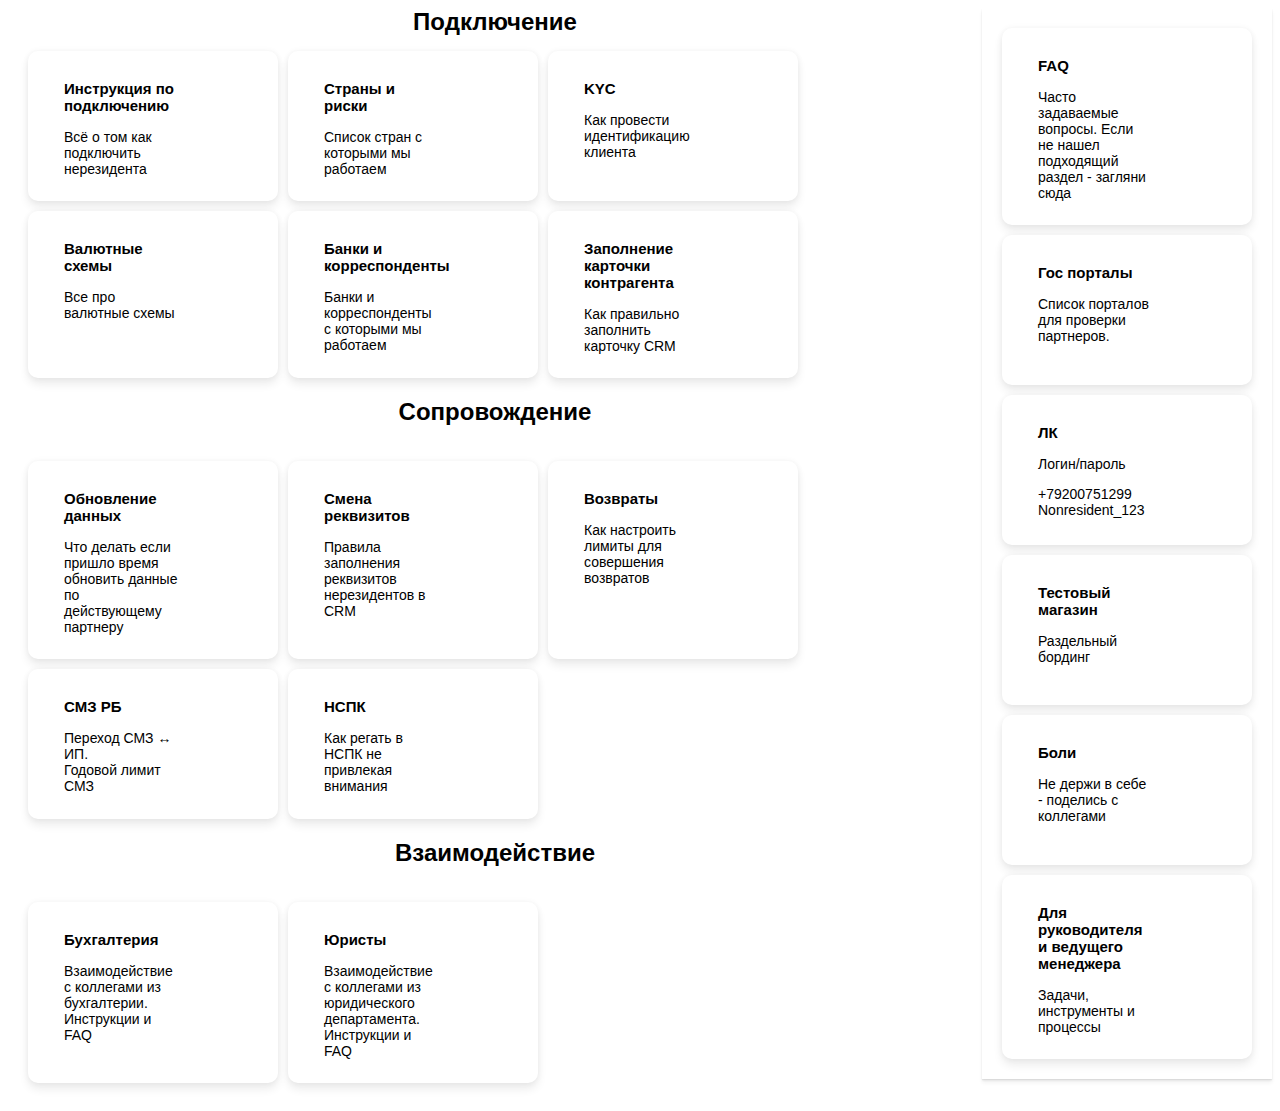
<file: index.html>
<!DOCTYPE html>
<html lang="en">

<head>
  <meta charset="UTF-8">
  <meta name="viewport" content="width=device-width, initial-scale=1.0">
  <title>Document</title>
  <link rel="stylesheet" href="./style_copy.css">
</head>

<body>
  <div class="main">
    <div class="container container--main">
      <div class="container__wrapper">
        <h2 class="container__header">Подключение</h2>
        <div class="list list--boarding">
          <div class="list__item">
            <a class="list__link list__link--boarding"
              href="https://wiki.yooteam.ru/pages/viewpage.action?pageId=265106636">
              <div class="list__wrapper">
                <h3 class="list__header">Инструкция по подключению</h3>
                <p class="list__text">Всё о том как подключить нерезидента</p>
              </div>
            </a>
          </div>
          <div class="list__item">
            <a class="list__link list__link--risks" href="https://wiki.yooteam.ru/display/finmon/Countries_risk_rating">
              <div class="list__wrapper">
                <h3 class="list__header">Страны и риски</h3>
                <p class="list__text">Список стран с которыми мы работаем</p>
              </div>
            </a>
          </div>
          <div class="list__item">
            <a class="list__link list__link--kyc"
              href="https://wiki.yooteam.ru/pages/viewpage.action?pageId=113711276#113711276facae2d8bcf5435d904d483184e21f49">
              <div class="list__wrapper">
                <h3 class="list__header">KYC</h3>
                <p class="list__text">Как провести идентификацию клиента</p>
              </div>
            </a>
          </div>
          <div class="list__item">
            <a class="list__link list__link--cur-schemes"
              href="https://wiki.yooteam.ru/pages/viewpage.action?pageId=87842988">
              <div class="list__wrapper">
                <h3 class="list__header">Валютные схемы</h3>
                <p class="list__text">Все про валютные схемы</p>
              </div>
            </a>
          </div>
          <div class="list__item">
            <a class="list__link list__link--banks"
              href="https://wiki.yooteam.ru/pages/viewpage.action?pageId=321089998">
              <div class="list__wrapper">
                <h3 class="list__header">Банки и корреспонденты</h3>
                <p class="list__text">Банки и корреспонденты с которыми мы работаем</p>
              </div>
            </a>
          </div>
          <div class="list__item">
            <a class="list__link list__link--crmcard"
              href="https://wiki.yooteam.ru/pages/viewpage.action?pageId=88744513">
              <div class="list__wrapper">
                <h3 class="list__header">Заполнение карточки контрагента</h3>
                <p class="list__text">Как правильно заполнить карточку CRM</p>
              </div>
            </a>
          </div>
        </div>
      </div>
      <div class="container__wrapper">
        <h2 class="container__header">Сопровождение</h2>
        <div class="list list--managing">
          <div class="list__item">
            <a class="list__link list__link--refresh"
              href="https://wiki.yooteam.ru/pages/viewpage.action?pageId=409884143">
              <div class="list__wrapper">
                <h3 class="list__header">Обновление данных</h3>
                <p class="list__text">Что делать если пришло время обновить данные по действующему партнеру</p>
              </div>
            </a>
          </div>
          <div class="list__item">
            <a class="list__link list__link--details-change"
              href="https://wiki.yooteam.ru/pages/viewpage.action?pageId=92319329">
              <div class="list__wrapper">
                <h3 class="list__header">Смена реквизитов</h3>
                <p class="list__text">Правила заполнения реквизитов нерезидентов в CRM</p>
              </div>
            </a>
          </div>
          <div class="list__item">
            <a class="list__link list__link--returns"
              href="https://wiki.yooteam.ru/pages/viewpage.action?pageId=240130699#2401306994ba20fb1e9cb424c84be9c81592e41cb">
              <div class="list__wrapper">
                <h3 class="list__header">Возвраты</h3>
                <p class="list__text">Как настроить лимиты для совершения возвратов</p>
              </div>
            </a>
          </div>
          <div class="list__item">
            <a class="list__link list__link--self-employed"
              href="https://wiki.yooteam.ru/pages/viewpage.action?pageId=444862317">
              <div class="list__wrapper">
                <h3 class="list__header">СМЗ РБ</h3>
                <p class="list__text">Переход СМЗ ↔ ИП.<br>Годовой лимит СМЗ</p>
              </div>
            </a>
          </div>
          <div class="list__item">
            <a class="list__link list__link--nspk" href="#">
              <div class="list__wrapper">
                <h3 class="list__header">НСПК</h3>
                <p class="list__text">Как регать в НСПК не привлекая внимания</p>
              </div>
            </a>
          </div>
        </div>
      </div>
      <div class="container__wrapper">
        <h2 class="container__header">Взаимодействие</h2>
        <div class="list list--departments">
          <div class="list__item">
            <a class="list__link list__link--accounting"
              href="https://wiki.yooteam.ru/pages/viewpage.action?pageId=339645423">
              <div class="list__wrapper">
                <h3 class="list__header">Бухгалтерия</h3>
                <p class="list__text">Взаимодействие с коллегами из бухгалтерии. Инструкции и FAQ</p>
              </div>
            </a>
          </div>
          <div class="list__item">
            <a class="list__link list__link--law" href="https://wiki.yooteam.ru/display/law/Docs+for+partners">
              <div class="list__wrapper">
                <h3 class="list__header">Юристы</h3>
                <p class="list__text">Взаимодействие с коллегами из юридического департамента. Инструкции и FAQ</p>
              </div>
            </a>
          </div>
        </div>
      </div>
    </div>
    <div class="container container--secondary">
      <div class="image-container">
      </div>
      <div class="list list--utils">
        <div class="list__item">
          <a class="list__link list__link--faq" href="https://wiki.yooteam.ru/pages/viewpage.action?pageId=307581405">
            <div class="list__wrapper">
              <h3 class="list__header">FAQ</h3>
              <p class="list__text">Часто задаваемые вопросы. Если не нашел подходящий раздел - загляни сюда</p>
            </div>
          </a>
        </div>
        <div class="list__item">
          <a class="list__link list__link--portals"
            href="https://wiki.yooteam.ru/pages/viewpage.action?pageId=112046287">
            <div class="list__wrapper">
              <h3 class="list__header">Гос порталы</h3>
              <p class="list__text">Список порталов для проверки партнеров.</p>
            </div>
          </a>
        </div>
        <div class="list__item">
          <a class="list__link list__link--lk" draggable="false"
            href="https://wiki.yooteam.ru/pages/viewpage.action?pageId=368986175">
            <div class="list__wrapper">
              <h3 class="list__header">ЛК</h3>
              <p class="list__text">Логин/пароль</p>
              <p class="list__text">
                <span class="list__span list__span--copy">+79200751299</span>
                <span class="list__span list__span--copy">Nonresident_123</span>
              </p>
            </div>
          </a>
        </div>
        <div class="list__item">
          <a class="list__link list__link--test" href="#">
            <div class="list__wrapper">
              <h3 class="list__header">Тестовый магазин</h3>
              <p class="list__text">Раздельный бординг</p>
            </div>
          </a>
        </div>
        <div class="list__item">
          <a class="list__link list__link--pain" href="https://wiki.yooteam.ru/pages/viewpage.action?pageId=471064061">
            <div class="list__wrapper">
              <h3 class="list__header">Боли</h3>
              <p class="list__text">Не держи в себе - поделись с коллегами</p>
            </div>
          </a>
        </div>
        <div class="list__item">
          <a class="list__link list__link--leader"
            href="https://wiki.yooteam.ru/pages/viewpage.action?pageId=435876414">
            <div class="list__wrapper">
              <h3 class="list__header">Для руководителя и ведущего менеджера</h3>
              <p class="list__text">Задачи, инструменты и процессы</p>
            </div>
          </a>
        </div>
      </div>
    </div>
  </div>
  <script type="module" src="./index.js"></script>
</body>

</html>
</file>
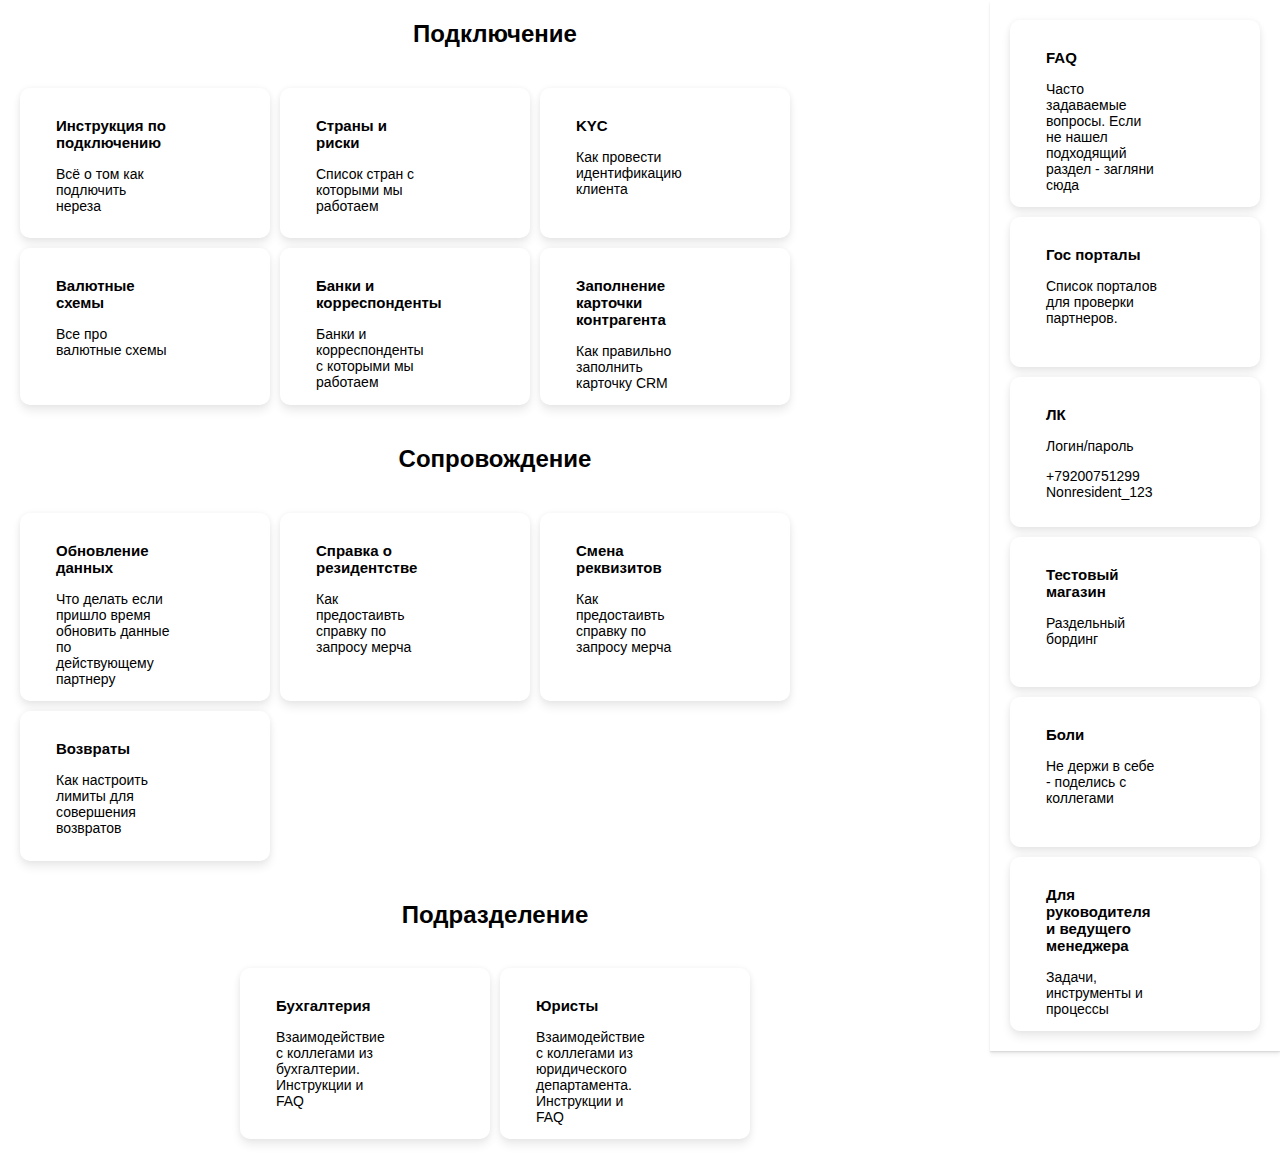
<file: index1.html>
<!DOCTYPE html>
<html lang="en">

<head>
  <meta charset="UTF-8">
  <meta name="viewport" content="width=device-width, initial-scale=1.0">
  <title>Document</title>
  <link rel="stylesheet" href="./style.css">
</head>

<body>
  <div class="main">
    <div class="container container--main">
      <div class="container__wrapper container__wrapper--boarding">
        <h2 class="container__header container__header--boarding">Подключение</h2>
        <div class="list list--boarding">
          <div class="list__item">
            <a class="list__link list__link--boarding" href="#">
              <div class="list__wrapper">
                <h3 class="list__header">Инструкция по подключению</h3>
                <p class="list__text">Всё о том как подлючить нереза</p>
              </div>
            </a>
          </div>
          <div class="list__item">
            <a class="list__link list__link--risks" href="#">
              <div class="list__wrapper">
                <h3 class="list__header">Страны и риски</h3>
                <p class="list__text">Список стран с которыми мы работаем</p>
              </div>
            </a>
          </div>
          <div class="list__item">
            <a class="list__link list__link--kyc" href="#">
              <div class="list__wrapper">
                <h3 class="list__header">KYC</h3>
                <p class="list__text">Как провести идентификацию клиента</p>
              </div>
            </a>
          </div>
          <div class="list__item">
            <a class="list__link list__link--cur-schemes" href="#">
              <div class="list__wrapper">
                <h3 class="list__header">Валютные схемы</h3>
                <p class="list__text">Все про валютные схемы</p>
              </div>
            </a>
          </div>
          <div class="list__item">
            <a class="list__link list__link--banks" href="#">
              <div class="list__wrapper">
                <h3 class="list__header">Банки и корреспонденты</h3>
                <p class="list__text">Банки и корреспонденты с которыми мы работаем</p>
              </div>
            </a>
          </div>
          <div class="list__item">
            <a class="list__link list__link--crmcard" href="#">
              <div class="list__wrapper">
                <h3 class="list__header">Заполнение карточки контрагента</h3>
                <p class="list__text">Как правильно заполнить карточку CRM</p>
              </div>
            </a>
          </div>
        </div>
      </div>
      <div class="container__wrapper container__wrapper--managing">
        <h2 class="container__header container__header--managing">Сопровождение</h2>
        <div class="list list--managing">
          <div class="list__item">
            <a class="list__link list__link--refresh" href="#">
              <div class="list__wrapper">
                <h3 class="list__header">Обновление данных</h3>
                <p class="list__text">Что делать если пришло время обновить данные по действующему партнеру</p>
              </div>
            </a>
          </div>
          <div class="list__item">
            <a class="list__link list__link--residence" href="#">
              <div class="list__wrapper">
                <h3 class="list__header">Справка о резидентстве</h3>
                <p class="list__text">Как предостаивть справку по запросу мерча</p>
              </div>
            </a>
          </div>
          <div class="list__item">
            <a class="list__link list__link--details-change" href="#">
              <div class="list__wrapper">
                <h3 class="list__header">Смена реквизитов</h3>
                <p class="list__text">Как предостаивть справку по запросу мерча</p>
              </div>
            </a>
          </div>
          <div class="list__item">
            <a class="list__link list__link--returns" href="#">
              <div class="list__wrapper">
                <h3 class="list__header">Возвраты</h3>
                <p class="list__text">Как настроить лимиты для совершения возвратов</p>
              </div>
            </a>
          </div>
        </div>
      </div>
      <div class="container__wrapper container__wrapper--departments">
        <h2 class="container__header container__header--departments">Подразделение</h2>
        <div class="list list--departments">
          <div class="list__item">
            <a class="list__link list__link--accounting" href="#">
              <div class="list__wrapper">
                <h3 class="list__header">Бухгалтерия</h3>
                <p class="list__text">Взаимодействие с коллегами из бухгалтерии. Инструкции и FAQ</p>
              </div>
            </a>
          </div>
          <div class="list__item">
            <a class="list__link list__link--law" href="#">
              <div class="list__wrapper">
                <h3 class="list__header">Юристы</h3>
                <p class="list__text">Взаимодействие с коллегами из юридического департамента. Инструкции и FAQ</p>
              </div>
            </a>
          </div>
        </div>
      </div>
    </div>
    <div class="container container--secondary">
      <div class="image-container">
      </div>
      <div class="list list--utils">
        <div class="list__item">
          <a class="list__link list__link--faq" href="#">
            <div class="list__wrapper">
              <h3 class="list__header">FAQ</h3>
              <p class="list__text">Часто задаваемые вопросы. Если не нашел подходящий раздел - загляни сюда</p>
            </div>
          </a>
        </div>
        <div class="list__item">
          <a class="list__link list__link--portals" href="#">
            <div class="list__wrapper">
              <h3 class="list__header">Гос порталы</h3>
              <p class="list__text">Список порталов для проверки партнеров.</p>
            </div>
          </a>
        </div>
        <div class="list__item">
          <a class="list__link list__link--lk" draggable="false" href="https://www.google.com">
            <div class="list__wrapper">
              <h3 class="list__header">ЛК</h3>
              <p class="list__text">Логин/пароль</p>
              <p class="list__text">
                <span class="list__span list__span--copy">+79200751299</span>
                <span class="list__span list__span--copy">Nonresident_123</span>
              </p>
            </div>
          </a>
        </div>
        <div class="list__item">
          <a class="list__link list__link--test" href="#">
            <div class="list__wrapper">
              <h3 class="list__header">Тестовый магазин</h3>
              <p class="list__text">Раздельный бординг</p>
            </div>
          </a>
        </div>
        <div class="list__item">
          <a class="list__link list__link--pain" href="https://wiki.yooteam.ru/pages/viewpage.action?pageId=264001940">
            <div class="list__wrapper">
              <h3 class="list__header">Боли</h3>
              <p class="list__text">Не держи в себе - поделись с коллегами</p>
            </div>
          </a>
        </div>
        <div class="list__item">
          <a class="list__link list__link--leader" href="https://wiki.yooteam.ru/pages/viewpage.action?pageId=435876414">
            <div class="list__wrapper">
              <h3 class="list__header">Для руководителя и ведущего менеджера</h3>
              <p class="list__text">Задачи, инструменты и процессы</p>
            </div>
          </a>
        </div>
      </div>
    </div>
  </div>
  <script type="module" src="./index.js"></script>
</body>

</html>
</file>
<file: style_copy.css>
.main {
  font-family: Arial, Helvetica, sans-serif;
  display: flex;
  padding: 30px;
  width: fit-content;
}

.container {
  display: flex;
  flex-direction: column;
}

.container__header {
  text-align: center;
  margin: 0;
  margin-bottom: 15px;
}

.list {
  list-style: none;
  display: flex;
  flex-wrap: wrap;
  gap: 30px;
  margin: 0;
  padding: 30px;
  justify-content: start;
}

.list--boarding {
  padding-top: 0;
}

.list--utils {
  flex-direction: column;
  box-shadow: 0 1px 1px 0 rgba(0, 0, 0, 0.05), 0 2px 2px 0 rgba(0, 0, 0, 0.05),
    0 4px 4px 0 rgba(0, 0, 0, 0.05);
}

.list__item {
  min-height: 150px;
  width: 300px;
}

.list__link {
  margin: 0;
  width: 100%;
  height: 100%;
  color: #000;
  display: flex;
  flex-direction: column;
  cursor: pointer;

  position: relative;
  border-radius: 10px;
  background: #fff;
  box-shadow: 0 6px 10px rgba(0, 0, 0, 0.08), 0 0 6px rgba(0, 0, 0, 0.05);
  transition: 0.3s;

  background-repeat: no-repeat;
  background-position: right;
  background-size: 100px;

  text-decoration: none;
}

.list__link:visited {
  color: #000;
}

.list__link:hover {
  transform: scale(1.05);
  box-shadow: 0 10px 20px rgba(0, 0, 0, 0.12), 0 4px 8px rgba(0, 0, 0, 0.06);
  text-decoration: none;
}

.list__link--boarding {
  background-image: url(https://cdn-icons-png.flaticon.com/512/473/473161.png);
}

.list__link--risks {
  background-image: url(https://cdn-icons-png.flaticon.com/512/2183/2183424.png);
}

.list__link--kyc {
  background-image: url(https://cdn-icons-png.flaticon.com/512/1465/1465419.png);
}

.list__link--cur-schemes {
  background-image: url(https://cdn-icons-png.flaticon.com/512/6109/6109875.png);
}

.list__link--banks {
  background-image: url(https://cdn-icons-png.flaticon.com/512/2830/2830284.png);
}

.list__link--crmcard {
  background-image: url(https://cdn-icons-png.flaticon.com/512/4151/4151298.png);
}

.list__link--refresh {
  background-image: url(https://cdn-icons-png.flaticon.com/512/3043/3043578.png);
}

.list__link--details-change {
  background-image: url(https://cdn-icons-png.flaticon.com/512/302/302440.png);
}

.list__link--returns {
  background-image: url(https://cdn-icons-png.flaticon.com/512/11264/11264778.png);
}

.list__link--self-employed {
  background-image: url(https://cdn-icons-png.flaticon.com/512/3035/3035476.png);
}

.list__link--nspk {
  background-image: url(https://raw.githubusercontent.com/shamozavr/neres/refs/heads/main/assets/img/nspk_logo.png);
}

.list__link--accounting {
  background-image: url(https://cdn-icons-png.flaticon.com/512/1570/1570998.png);
}

.list__link--law {
  background-image: url(https://cdn-icons-png.flaticon.com/512/4252/4252299.png);
}

.list__link--faq {
  background-image: url(https://cdn-icons-png.flaticon.com/512/4403/4403555.png);
}

.list__link--portals {
  background-image: url(https://cdn-icons-png.flaticon.com/512/8033/8033960.png);
}

.list__link--lk {
  background-image: url(https://cdn-icons-png.flaticon.com/512/1728/1728902.png);
}

.list__link--test {
  background-image: url(https://cdn-icons-png.flaticon.com/512/12680/12680888.png);
}

.list__link--pain {
  background-image: url(https://cdn-icons-png.flaticon.com/512/1497/1497115.png);
}

.list__link--leader {
  background-image: url(https://cdn-icons-png.flaticon.com/512/1478/1478909.png);
}

.list__wrapper {
  padding: 14px 100px 10px 36px;
}

.list__header {
  font-size: 15px;
}

.list__text {
  font-size: 14px;
  color: #000;
}

.list__span--copy {
  transition: 0.3s;
  cursor: copy;
  -webkit-user-select: text;
  -moz-select: text;
  -ms-select: text;
  user-select: text;
}

.list__span:hover {
  color: white;
  background-color: black;
}

.list__span:active {
  transition: 0s;
  color: black;
  background-color: grey;
}

.meme {
  display: flex;
  justify-content: center;
}

.meme__image {
  width: 360px;
  position: cover;
}

@media (max-width: 1400px) {
  div.cell.normal:has(> div.main) {
    padding: 0;
  }

  #main {
    padding-left: 20px;
    padding-right: 20px;
  }

  .main {
    padding: 0;
  }

  .list {
    padding: 20px;
    gap: 10px;
  }

  .list__item {
    width: 250px;
  }

  .meme__image {
    width: 290px;
  }

  .list--boarding {
    padding-top: 0;
  }
}
</file>
<file: style.css>
html {
  font-family: Arial, Helvetica, sans-serif;
}

body {
  margin: 0;
}

.main {
  font-family: Arial, Helvetica, sans-serif;
  display: flex;
  padding: 30px;
  width: fit-content;
}

.container {
  display: flex;
  flex-direction: column;
}

.container__wrapper {
  display: flex;
  flex-direction: column;
  align-items: center;
  width: 100%;
}

.list {
  list-style: none;
  display: flex;
  flex-wrap: wrap;
  gap: 30px;
  margin: 0;
  padding: 30px;
  justify-content: start;
  max-width: 960px;
}

.list--boarding {
  padding-top: 0;
}

.list--utils {
  flex-direction: column;
  box-shadow: 0 1px 1px 0 rgba(0, 0, 0, 0.05), 0 2px 2px 0 rgba(0, 0, 0, 0.05),
    0 4px 4px 0 rgba(0, 0, 0, 0.05);
}

.list__item {
  position: relative;
  min-height: 150px;
  width: 300px;
}

.list__link {
  margin: 0;
  width: 100%;
  height: 100%;
  color: black;
  text-decoration: none;
  display: flex;
  flex-direction: column;
  cursor: pointer;

  position: relative;
  border-radius: 10px;
  background: #fff;
  box-shadow: 0 6px 10px rgba(0, 0, 0, 0.08), 0 0 6px rgba(0, 0, 0, 0.05);
  transition: 0.3s;

  background-repeat: no-repeat;
  background-position: right;
  background-size: 100px;
}

.list__link:hover {
  transform: scale(1.05);
  box-shadow: 0 10px 20px rgba(0, 0, 0, 0.12), 0 4px 8px rgba(0, 0, 0, 0.06);
}

.list__link--boarding {
  background-image: url(https://cdn-icons-png.flaticon.com/512/1195/1195017.png);
}

.list__link--kyc {
  background-image: url(https://cdn-icons-png.flaticon.com/512/11358/11358257.png);
  background-image: url(https://cdn-icons-png.flaticon.com/512/1465/1465419.png);
}

.list__link--cur-schemes {
  background-image: url(https://cdn-icons-png.flaticon.com/512/6109/6109875.png);
}

.list__link--banks {
  background-image: url(https://cdn-icons-png.flaticon.com/512/2830/2830284.png);
}

.list__link--crmcard {
  background-image: url(https://cdn-icons-png.flaticon.com/512/4151/4151298.png);
}

.list__link--refresh {
  background-image: url(https://cdn-icons-png.flaticon.com/512/3043/3043578.png);
}

.list__link--residence {
  background-image: url(https://cdn-icons-png.flaticon.com/512/3420/3420333.png);
}

.list__link--details-change {
  background-image: url(https://cdn-icons-png.flaticon.com/512/302/302440.png);
}

.list__link--returns {
  background-image: url(https://cdn-icons-png.flaticon.com/512/11264/11264778.png);
}

.list__link--accounting {
  background-image: url(https://cdn-icons-png.flaticon.com/512/1570/1570998.png);
}

.list__link--law {
  background-image: url(https://cdn-icons-png.flaticon.com/512/4252/4252299.png);
}

.list__link--faq {
  background-image: url(https://cdn-icons-png.flaticon.com/512/4403/4403555.png);
}

.list__link--portals {
  background-image: url(https://cdn-icons-png.flaticon.com/512/8033/8033960.png);
}

.list__link--lk {
  background-image: url(https://cdn-icons-png.flaticon.com/512/1728/1728902.png);
}

.list__link--test {
  background-image: url(https://cdn-icons-png.flaticon.com/512/12680/12680888.png);
}

.list__link--pain {
  background-image: url(https://cdn-icons-png.flaticon.com/512/12680/12680888.png);
}

.list__link--leader {
  background-image: url(https://cdn-icons-png.flaticon.com/512/1478/1478909.png);
}

/* .list__link--lk:hover {
  background-image: url("./assets/meme_pt2.png");
} */

.list__wrapper {
  padding: 14px 100px 0px 36px;
}

.list__header {
  font-size: 15px;
}

.list__text {
  font-size: 14px;
}

.list__span {
  transition: 0.3s;
  cursor: copy;
  -webkit-user-select: text;
  -moz-select: text;
  -ms-select: text;
  user-select: text;
}

.list__span:hover {
  color: white;
  background-color: black;
}

.list__span:active {
  transition: 0s;
  color: black;
  background-color: grey;
}

.meme {
  display: flex;
  justify-content: center;
}

.meme__image {
  width: 360px;
  position: cover;
}

@media (min-width: 1000px) {
  div.cell.normal:has(> div.main) {
    padding: 0;
  }

  #main {
    padding-left: 20px;
    padding-right: 20px;
  }

  .main {
    padding: 0;
  }
  .list {
    padding: 20px;
    gap: 10px;
  }
  .list__item {
    width: 250px;
  }
  .meme__image {
    width: 290px;
  }
}
</file>
